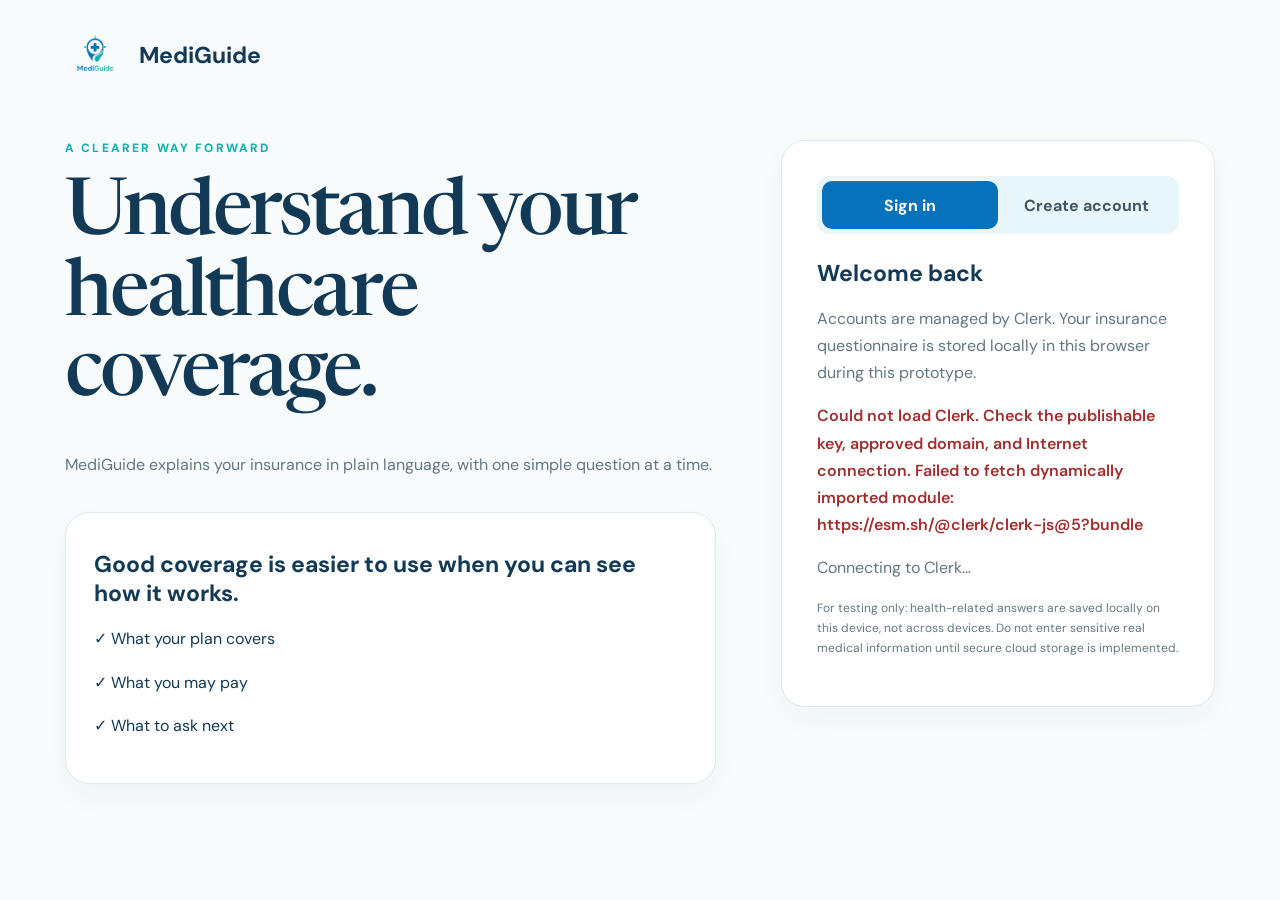
<file: MediGuide-GitHub-Ready 3/index.html>
<!doctype html><html lang="en"><head><meta charset="utf-8"><meta name="viewport" content="width=device-width,initial-scale=1"><meta name="description" content="MediGuide helps Singapore residents understand their health insurance coverage and questions to ask their insurer."><meta name="mediguide-build" content="full-single-language-localisation-en-zh-ta-v9-ai-dynamic-2026-11-20"><title>MediGuide — Your healthcare coverage, made clearer</title><link rel="icon" type="image/png" href="assets/mediguide-logo.png"><link rel="preconnect" href="https://fonts.googleapis.com"><link rel="preconnect" href="https://fonts.gstatic.com" crossorigin><link href="https://fonts.googleapis.com/css2?family=DM+Sans:wght@400;500;600;700&family=Newsreader:opsz,wght@6..72,500;6..72,600&display=swap" rel="stylesheet"><link rel="stylesheet" href="styles.css"></head><body><div id="app"></div><script src="config.js"></script><script src="plans.js"></script><script src="cost-engine.js"></script><script src="app.js"></script></body></html>
</file>
<file: MediGuide-GitHub-Ready 3/styles.css>
:root{--navy:#123a56;--blue:#0672bb;--teal:#0dafaf;--muted:#627783;--border:#dce9ef;--surface:#eaf7fa;--bg:#f7fbfc;--warn:#785e16;--amber:#f8f2de}*{box-sizing:border-box}body{margin:0;font-family:'DM Sans',system-ui,sans-serif;background:var(--bg);color:var(--navy)}a{color:var(--blue);text-decoration:none}button,input,select{font:inherit}button,select,input{min-height:48px}button{cursor:pointer}button:disabled{opacity:.5;cursor:not-allowed}:focus-visible{outline:3px solid var(--teal);outline-offset:3px}.shell{max-width:1240px;margin:auto}.topbar{position:sticky;top:0;z-index:5;background:#f7fbfcf5;border-bottom:1px solid var(--border);backdrop-filter:blur(10px)}.topinner{max-width:1240px;height:76px;padding:0 25px;margin:auto;display:flex;align-items:center;justify-content:space-between;gap:15px}.brand{display:flex;align-items:center;gap:12px;font-weight:700;color:var(--navy);font-size:19px}.brand img{width:49px;height:49px;object-fit:contain}.nav{display:flex;align-items:center;gap:5px}.nav button{border:0;background:none;color:#405663;border-radius:12px;padding:13px 16px;font-size:14px;font-weight:700}.nav button.active,.nav button:hover{background:var(--surface);color:var(--blue)}.mode{background:white;border:1px solid var(--border);border-radius:12px;padding:4px;display:flex}.mode button{border:0;border-radius:9px;padding:9px 12px;min-height:40px;background:transparent;font-size:12px;color:var(--muted);font-weight:700}.mode button.on{background:var(--navy);color:white}.page{max-width:1060px;padding:50px 25px 75px;margin:auto}.eyebrow{color:var(--teal);font-size:12px;font-weight:700;letter-spacing:.18em;text-transform:uppercase;margin:0 0 12px}.hero-title{font-family:Newsreader,Georgia,serif;font-size:clamp(36px,5vw,54px);line-height:1.08;letter-spacing:-.025em;margin:0}.intro{color:var(--muted);line-height:1.8;max-width:730px;margin:14px 0 32px}.grid{display:grid;gap:19px}.two{grid-template-columns:1.3fr .7fr}.halves{grid-template-columns:1fr 1fr}.three{grid-template-columns:repeat(3,1fr)}.card{border:1px solid var(--border);border-radius:24px;background:white;padding:28px;box-shadow:0 12px 30px #123a5609}.card.dark{background:var(--navy);color:white}.card.teal{background:var(--surface)}.card h2{font-size:23px;line-height:1.3;margin:9px 0 11px}.card h3{margin:0 0 9px}.card p{line-height:1.7}.muted{color:var(--muted)}.dark .muted{color:#bad4df}.dark .accent{color:#9adbdc}.button{border:0;border-radius:12px;background:var(--blue);color:white;font-weight:700;padding:14px 23px;display:inline-flex;align-items:center;justify-content:center;gap:9px}.button.secondary{background:white;color:var(--blue);border:1px solid #b9d9e7}.button.quiet{background:transparent;color:var(--blue)}.button.small{font-size:13px;padding:10px 15px;min-height:40px}.row{display:flex;align-items:center;justify-content:space-between;gap:14px;flex-wrap:wrap}.section{margin-top:38px}.label{font-size:13px;font-weight:700;color:var(--muted)}.big{font-size:28px;font-weight:700;margin:10px 0}.dark .label{color:#b8d2de}.dark .big{color:#9adbdc}.status{display:inline-flex;align-items:center;gap:9px;padding:8px 14px;border-radius:25px;background:#eaf7fa;color:#0672bb;font-size:13px;font-weight:700}.status.review{background:#f2eef8;color:#5a487d}.status.partial{background:#f8f2de;color:#785e16}.status.mismatch{background:#fce8e8;color:#943a3a}.status.good{background:#e2f3ed;color:#176f5e}.status:before{content:'●';font-size:11px}.dark .status{background:#e1f7f5;color:#086a72}.notice{background:#fff9e9;border:1px solid #eadbb6;border-radius:15px;padding:15px 18px;color:#70591f;font-size:13px;line-height:1.65}.data-row{padding:20px 0;border-bottom:1px solid var(--border)}.data-row:last-child{border-bottom:0}.accordion{padding:0;overflow:hidden;margin-bottom:17px}.accordion summary{list-style:none;cursor:pointer;display:flex;align-items:center;gap:20px;padding:25px 28px}.accordion summary::-webkit-details-marker{display:none}.icon-square{background:var(--surface);color:var(--blue);display:grid;place-items:center;width:65px;height:65px;border-radius:19px;font-size:29px;flex-shrink:0}.accordion .details{padding:0 28px 24px 113px;color:var(--muted);font-size:14px;line-height:1.7}.accordion h3{margin:0 0 7px;font-size:19px}.accordion summary p{margin:0;color:var(--muted)}.grow{flex:1}.input{background:white;color:var(--navy);width:100%;border:1px solid #b9d9e7;border-radius:12px;padding:12px 15px;margin-top:8px}.field{display:block;font-weight:700;color:#405663;font-size:14px;margin-bottom:19px}.hint{font-size:12px;font-weight:400;color:var(--muted);display:block;margin-top:6px}.choice{display:flex;align-items:center;gap:10px;border:2px solid var(--border);padding:17px 18px;background:white;border-radius:15px;margin:11px 0;min-height:62px;cursor:pointer}.choice input{width:18px;min-height:auto;height:18px;accent-color:var(--blue)}.choice:has(input:checked){background:var(--surface);border-color:var(--blue)}.score{font-size:56px;font-weight:700;line-height:1}.progress{height:12px;background:var(--border);border-radius:40px;overflow:hidden}.progress div{height:100%;background:var(--teal)}.mini{font-size:12px;color:var(--muted)}.plan-grid{display:grid;grid-template-columns:repeat(2,1fr);gap:15px}.plan-card{padding:23px;border:1px solid var(--border);border-radius:18px;background:white}.plan-card h3{margin:8px 0}.chip{display:inline-block;background:var(--surface);color:var(--blue);border-radius:100px;padding:6px 10px;font-weight:700;font-size:12px}.cards-actions{display:grid;grid-template-columns:1fr 1fr;gap:15px}.link-card{display:flex;gap:16px;align-items:flex-start;padding:23px;border:1px solid var(--border);border-radius:19px;background:white;cursor:pointer;text-align:left;color:var(--navy);min-height:120px}.link-card strong{display:block;margin-bottom:6px}.link-card span{color:var(--muted);font-size:13px;line-height:1.7}.footer{max-width:1240px;padding:20px 25px 45px;border-top:1px solid var(--border);margin:auto;color:var(--muted);font-size:12px;line-height:1.8}.mobile-nav{display:none}.logo-hero{height:150px;object-fit:contain}.landing{display:grid;grid-template-columns:1.1fr .9fr;gap:50px;align-items:center}.landing h1{font-family:Newsreader,Georgia,serif;font-size:clamp(46px,6vw,76px);line-height:1;letter-spacing:-.04em;margin:0}.spaced{margin-top:15px}.rule{margin:0 0 17px;display:flex;gap:14px;align-items:center}.rule .num{min-width:33px;height:33px;border-radius:50%;background:var(--navy);color:white;display:grid;place-items:center}.warning{color:#885b13}.controls{display:flex;gap:10px;flex-wrap:wrap;align-items:center}.hide{display:none}@media(max-width:1000px){.nav{display:none}.mobile-nav{display:grid;position:fixed;bottom:0;left:0;right:0;z-index:7;background:white;border-top:1px solid var(--border);grid-template-columns:repeat(5,1fr);padding:7px 4px}.mobile-nav button{border:0;background:white;color:var(--muted);font-size:11px;padding:7px 0}.mobile-nav button.active{color:var(--blue);font-weight:700}.footer{padding-bottom:115px}.two,.halves{grid-template-columns:1fr}.three{grid-template-columns:1fr 1fr}}@media(max-width:650px){.page{padding:29px 17px 65px}.topinner{padding:0 16px}.card{padding:22px}.three,.plan-grid,.cards-actions,.landing{grid-template-columns:1fr}.accordion summary{padding:19px;gap:12px}.accordion .details{padding:0 20px 20px}.icon-square{width:47px;height:47px;border-radius:12px;font-size:22px}.accordion h3{font-size:16px}.status{font-size:11px;padding:7px 9px}.mobile-nav button{font-size:10px}.brand span{display:none}}

.exit-button{border:none;background:transparent;color:#405663;font-size:31px;width:48px;min-width:48px;height:48px;border-radius:12px}.exit-button:hover{background:#eaf7fa;color:#0672bb}.wizard{max-width:830px}.wizard-progress{margin:26px 0 45px}.wizard .hero-title{font-size:clamp(42px,6vw,70px)}.wizard .intro{font-size:19px;margin:28px 0 35px}.question-choices{display:grid;gap:12px}.answer-option{background:white;border:2px solid var(--border);border-radius:17px;min-height:76px;padding:20px 22px;display:flex;align-items:center;justify-content:space-between;text-align:left;font-size:19px;color:#405663;font-weight:600}.answer-option.chosen{border-color:var(--blue);background:var(--surface)}.answer-radio{height:30px;width:30px;border:1.5px solid #b9d9e7;border-radius:50%;display:grid;place-items:center;color:white}.chosen .answer-radio{background:var(--blue);border-color:var(--blue)}.wizard-actions{margin-top:45px}.auth-wrap{max-width:1200px;margin:auto;padding:25px}.auth-top{display:flex;align-items:center;gap:14px;font-size:23px;margin-bottom:55px}.auth-top img{width:60px;height:60px;object-fit:contain}.auth-grid{display:grid;grid-template-columns:1.2fr .8fr;gap:65px;align-items:start}.auth-headline{font:500 clamp(45px,6.5vw,79px)/1.02 Newsreader,Georgia,serif;letter-spacing:-.04em;margin:20px 0 33px}.auth-card{padding:35px}.auth-toggle{display:flex;background:#eaf7fa;padding:5px;border-radius:12px;margin-bottom:25px}.auth-toggle button{flex:1;border:0;background:transparent;border-radius:10px;color:#405663;font-weight:700}.auth-toggle button.active{background:#0672bb;color:white}.auth-submit{width:100%;margin-bottom:14px}.auth-error{color:#a12e2e;font-weight:600}@media(max-width:760px){.auth-grid{grid-template-columns:1fr;gap:30px}.auth-top{margin-bottom:25px}.auth-card{padding:22px}.wizard .intro{font-size:16px}.answer-option{font-size:16px}}

.profile-summary{margin:24px 0 0}.profile-line{display:grid;grid-template-columns:minmax(190px,35%) 1fr;gap:20px;padding:20px 4px;border-top:1px solid #dce9ef}.profile-line dt{color:#627783}.profile-line dd{margin:0;font-weight:700;color:#123a56;overflow-wrap:anywhere}.profile-edit-fields{display:grid;gap:20px}.check-grid{display:grid;grid-template-columns:repeat(2,minmax(0,1fr));gap:8px}.check-grid .choice{margin:0}@media(max-width:600px){.profile-line{grid-template-columns:1fr;gap:6px}.check-grid{grid-template-columns:1fr}}

/* Read-only side-by-side coverage comparison */
.compare-toolbar{display:flex;gap:12px;flex-wrap:wrap;margin-bottom:18px}.compare-columns{display:grid;grid-template-columns:repeat(2,minmax(0,1fr));gap:22px;align-items:start}.compare-panel{border-radius:24px;border:1px solid #b9d9e7;padding:27px;min-width:0}.compare-panel.chosen{background:#e8f5ff;color:#123a56}.compare-panel.current{background:#164b76;color:white;border-color:#164b76}.compare-overline{font-size:12px;text-transform:uppercase;letter-spacing:.13em;font-weight:800;opacity:.85}.compare-panel h2{margin:9px 0 5px;font-size:24px}.compare-insurer{margin:0 0 25px;opacity:.84}.compare-benefit{border-top:1px solid #90bad355;padding:19px 0}.compare-benefit h3{font-size:17px;margin:0 0 8px}.compare-benefit p{font-size:13px;line-height:1.6;margin:9px 0}.compare-indicator{font-size:12px;font-weight:700;display:inline-block;padding:6px 11px;border-radius:25px;background:#fff;color:#1462a0}.current .compare-indicator{color:#174b75;background:#d8eefd}.compare-evidence{opacity:.8}@media(max-width:730px){.compare-columns{grid-template-columns:1fr}.compare-panel{padding:21px}}

/* Align comparison category rows across both columns */
.comparison-grid{display:grid;grid-template-columns:repeat(2,minmax(0,1fr));gap:0 22px;align-items:stretch}.comparison-heading{min-height:175px;padding:24px 27px}.comparison-heading.chosen,.comparison-cell.chosen{background:#e8f5ff;color:#123a56;border-left:1px solid #bedcec;border-right:1px solid #bedcec}.comparison-heading.current,.comparison-cell.current{background:#164b76;color:white;border-left:1px solid #164b76;border-right:1px solid #164b76}.comparison-heading.chosen,.comparison-heading.current{border-radius:22px 22px 0 0;border-top:1px solid #bedcec}.comparison-heading.current{border-top-color:#164b76}.comparison-heading h2{margin:12px 0 4px}.comparison-cell{padding:21px 27px;min-width:0;border-top:1px solid #aacddc75;overflow-wrap:anywhere}.comparison-cell h3{margin:0 0 10px}.comparison-cell p{line-height:1.6;font-size:14px}.comparison-cell:last-child,.comparison-cell:nth-last-child(2){border-radius:0 0 22px 22px;border-bottom:1px solid #bedcec}.comparison-cell:last-child{border-bottom-color:#164b76}.comparison-cell.current .compare-indicator{background:#d8eefd;color:#164b76}.comparison-cell.chosen .compare-indicator{color:#1462a0}.personalized-terms{white-space:pre-line;margin:10px 0;border-left:3px solid #0dafaf;padding:8px 13px;background:#eff8fa;color:#254f66;border-radius:5px}@media(max-width:730px){.comparison-grid{gap:0 10px}.comparison-heading,.comparison-cell{padding:15px 12px}.comparison-heading h2{font-size:18px}.comparison-cell h3{font-size:15px}.comparison-cell p{font-size:12px}.comparison-heading{min-height:178px}}
.cost-table{width:100%;border-collapse:collapse;margin-top:18px}.cost-table th,.cost-table td{padding:12px;text-align:left;border-bottom:1px solid #dce9ef}.cost-table th{color:#123a56}

/* Chatbot page */
.chat-layout{max-width:870px;margin:auto}.chat-toolbar{display:flex;justify-content:space-between;align-items:center;gap:15px;border-bottom:1px solid var(--border);padding-bottom:15px}.chat-log{min-height:280px;max-height:520px;overflow-y:auto;display:flex;flex-direction:column;gap:16px;padding:22px 0}.chat-message{padding:17px 20px;border-radius:17px;max-width:88%;white-space:pre-wrap;overflow-wrap:anywhere}.from-user{background:#e7f5ff;align-self:flex-end}.from-assistant{background:#f3f7f8;border:1px solid #dce9ef;align-self:flex-start}.chat-role{font-size:12px;font-weight:800;margin-bottom:9px;color:#325a71}.chat-content{font-size:14px;line-height:1.8}.chat-sources{margin-top:13px;color:#506978;font-size:12px}.chat-intro{text-align:center;margin:auto;color:#536e7e;max-width:450px}.chat-thinking{font-size:13px;color:#537384}.chat-compose{display:flex;gap:10px;align-items:end}.chat-compose textarea{flex:1;min-width:0;min-height:85px;resize:vertical;border:1px solid #b9d9e7;border-radius:12px;padding:14px;font:inherit}.chat-suggestions{display:flex;flex-wrap:wrap;gap:8px;margin:14px 0}.chat-suggest{border:1px solid #b9d9e7;border-radius:18px;padding:7px 12px;background:#f5fbfe;color:#1462a0;font-size:12px;min-height:36px}.sr-only{position:absolute;clip:rect(0,0,0,0);width:1px;height:1px;overflow:hidden}@media(max-width:650px){.chat-toolbar{align-items:start;flex-direction:column}.chat-message{max-width:97%}.chat-compose{flex-direction:column;align-items:stretch}}
/* Six navigation destinations on mobile; keep all visible. */
@media(max-width:1000px){.mobile-nav{grid-template-columns:repeat(7,minmax(0,1fr))}.mobile-nav button{overflow-wrap:anywhere}}
@media(min-width:1001px) and (max-width:1220px){.nav button{padding:10px 9px;font-size:12px}.topinner{padding:0 14px;gap:8px}}
/* Preliminary plan fit tag; not an insurer endorsement */
.fit-label{display:inline-flex;margin:0 0 0 8px;vertical-align:middle;border:1px solid #83d3be;background:#e7f8f1;color:#16654f;border-radius:999px;padding:5px 10px;font-size:12px;font-weight:800}


/* Personalised plan-use guide */
.plan-use-card{margin:14px 0;padding:26px}
.plan-use-head{align-items:center;gap:16px;margin-bottom:18px}
.plan-use-head h2{margin:0 0 5px;font-size:21px}
.plan-use-grid{display:grid;grid-template-columns:1fr 1fr;gap:20px}
.plan-use-grid>section{background:#f5fafc;border:1px solid #e0edf2;border-radius:14px;padding:16px}
.plan-use-grid p{line-height:1.65}
.plan-use-actions{border-top:1px solid var(--border);margin-top:18px;padding-top:14px}
.plan-use-actions ul{padding-left:22px;color:#405663;line-height:1.75}
.plan-use-actions li{margin:7px 0}
.usage-form{display:grid;grid-template-columns:1fr 1fr;gap:10px 18px}
.usage-form .field:nth-child(3){grid-column:1/-1}
.footer-about{font-size:14px;color:#405663;font-weight:600;margin:0 0 9px}
.footer-contact{display:flex;gap:8px 22px;flex-wrap:wrap;align-items:center}
.footer-contact a{color:#0874b9;text-decoration:none}
.footer-contact a:hover{text-decoration:underline}
@media(max-width:700px){.plan-use-grid,.usage-form{grid-template-columns:1fr}.usage-form .field:nth-child(3){grid-column:auto}.plan-use-head{align-items:flex-start;flex-wrap:wrap}.plan-use-head .status{margin-left:0}}

/* Plan better: spacious editorial layout and action-oriented guidance */
.plan-use-overview{display:grid;grid-template-columns:1.15fr .85fr;gap:24px;padding:30px 32px;background:#123a56;color:#fff;border-radius:25px;box-shadow:0 14px 34px #123a5612}
.plan-use-overview h2{font-size:clamp(25px,3vw,34px);margin:8px 0}.plan-use-overview p{line-height:1.7;margin:6px 0}.plan-use-overview .eyebrow{color:#9adbdc}.plan-use-overview .mini{color:#c2d9e3}.plan-use-preference{border-left:1px solid #ffffff35;padding-left:28px;align-self:center}.plan-use-preference strong{font-size:20px;color:#9adbdc}.plan-use-intro{display:flex;justify-content:space-between;align-items:center;gap:24px;margin:54px 0 25px}.plan-use-intro h2{font-size:30px;margin:4px 0}.plan-use-intro p{max-width:650px;line-height:1.7}.plan-use-count{min-width:130px;padding:18px 22px;border:1px solid var(--border);border-radius:18px;background:white;text-align:center}.plan-use-count strong{display:block;font-size:34px;color:var(--blue)}.plan-use-count span{font-size:12px;color:var(--muted)}.plan-use-stack{display:grid;gap:26px}.plan-use-card{background:white;border:1px solid var(--border);border-radius:24px;padding:30px 32px;box-shadow:0 12px 30px #123a5608}.plan-use-top{display:flex;align-items:center;gap:17px;margin-bottom:24px}.plan-use-icon{width:58px;height:58px;display:grid;place-items:center;flex:0 0 58px;background:#e8f6fa;border-radius:17px;color:var(--blue);font-size:27px}.plan-use-title{flex:1;min-width:180px}.plan-use-title .eyebrow{margin:0 0 5px}.plan-use-title h2{margin:0 0 4px;font-size:24px}.plan-use-title .mini{margin:0}.plan-use-columns{display:grid;grid-template-columns:1fr 1fr;gap:18px}.plan-use-panel{padding:21px 22px;border:1px solid #deebf1;background:#f5fafc;border-radius:17px;min-width:0}.plan-use-panel p:not(.eyebrow){line-height:1.75;margin:8px 0;color:#405663}.plan-use-panel .eyebrow{margin:0}.plan-use-panel .mini{font-size:12px}.plan-use-why{background:#f0f8f7;border-color:#d9eeeb}.plan-use-actionbox{margin-top:22px;padding:22px 24px;background:#fbfcfd;border:1px solid var(--border);border-radius:18px}.plan-use-actionbox>.eyebrow{margin-bottom:14px}.plan-use-actionbox ol{list-style:none;padding:0;margin:0;display:grid;gap:13px}.plan-use-actionbox li{display:grid;grid-template-columns:30px 1fr;gap:12px;align-items:start;color:#405663;line-height:1.75}.action-number{width:28px;height:28px;border-radius:50%;background:#e5f3f8;color:#0872b8;display:grid;place-items:center;font-size:12px;font-weight:800}.plan-use-links{display:flex;gap:12px 22px;flex-wrap:wrap;align-items:center;margin-top:17px}.plan-use-links a{font-size:13px;font-weight:700}.section-heading{display:flex;justify-content:space-between;align-items:center;gap:20px;margin-bottom:15px}.section-heading h2{margin:4px 0;font-size:25px}.section-heading p{max-width:690px;line-height:1.7}.usage-entry-card{padding:32px}.usage-form{display:grid;grid-template-columns:1fr 1fr;gap:10px 22px;margin-top:24px}.usage-form .field:nth-child(3){grid-column:1/-1}.usage-form .button{justify-self:start}.plan-use-method{margin-top:34px;padding:24px 27px;border-left:4px solid var(--teal);background:#eef7f8;border-radius:0 17px 17px 0;color:#405663;line-height:1.8}.plan-use-method p{margin:5px 0 12px}.plan-use-method .eyebrow{color:#0b999b}
@media(max-width:760px){.plan-use-overview,.plan-use-columns{grid-template-columns:1fr}.plan-use-preference{border-left:0;border-top:1px solid #ffffff35;padding:18px 0 0}.plan-use-intro{align-items:flex-start;margin:38px 0 20px}.plan-use-card{padding:22px 19px}.plan-use-top{flex-wrap:wrap;align-items:flex-start}.plan-use-top .status{margin-left:75px}.plan-use-actionbox{padding:18px}.usage-form{grid-template-columns:1fr}.usage-form .field:nth-child(3){grid-column:auto}.section-heading{align-items:flex-start}}

/* Plan better v2: contract-led, personalized benefits navigator */
.pb-plan-overview{display:grid;grid-template-columns:1.1fr .9fr;gap:28px;padding:32px;background:#123a56;color:#fff;border-radius:26px;box-shadow:0 14px 34px #123a5612}
.pb-plan-overview h2{font-size:clamp(26px,3vw,36px);margin:8px 0}.pb-plan-overview p{line-height:1.7;margin:7px 0}.pb-plan-overview .eyebrow{color:#9adbdc}.pb-plan-stats{display:grid;grid-template-columns:repeat(3,minmax(0,1fr));gap:12px;margin-top:24px}.pb-plan-stats>div{padding:14px 15px;background:#ffffff12;border:1px solid #ffffff24;border-radius:14px;min-width:0}.pb-plan-stats span,.pb-cost-highlight span{display:block;font-size:12px;color:#c4dce7;line-height:1.4}.pb-plan-stats strong{display:block;font-size:17px;color:#fff;margin-top:6px;overflow-wrap:anywhere}.pb-preference{border-left:1px solid #ffffff35;padding:8px 0 8px 28px;align-self:center}.pb-preference strong{display:block;color:#9adbdc;font-size:21px;margin:5px 0}.pb-preference p{color:#deedf3}.pb-preference .mini{color:#c4dce7;font-size:12px}
.pb-next-actions{display:grid;grid-template-columns:.7fr 1.3fr;gap:24px;padding:28px 30px;background:#fff;border:1px solid var(--border);border-radius:22px;box-shadow:0 10px 28px #123a5608}.pb-next-actions h2,.pb-category-heading h2{margin:4px 0 9px;font-size:26px}.pb-next-actions ol{padding:0;margin:0;list-style:none;display:grid;gap:14px}.pb-next-actions li{display:grid;grid-template-columns:30px 1fr;gap:12px;line-height:1.7;color:#405663}.pb-next-actions li b,.pb-action-panel li b{display:grid;place-items:center;width:28px;height:28px;border-radius:50%;background:#e5f3f8;color:#0872b8;font-size:12px}.pb-opportunities{margin-top:38px}.pb-opportunities .section-heading{margin-bottom:19px}.pb-opportunity{display:grid;grid-template-columns:1fr 1fr;gap:20px;padding:22px 24px;margin:13px 0;background:#f0f8f7;border:1px solid #d5eae5;border-radius:18px}.pb-opportunity h3{margin:4px 0 8px;font-size:19px;color:#123a56}.pb-opportunity p{line-height:1.7;color:#405663;margin:5px 0}.pb-opportunity-action{padding:15px 17px;background:#fff;border:1px solid #dcebe7;border-radius:14px}.pb-opportunity-action strong{color:#087b78}.pb-opportunity>.mini{grid-column:1/-1}
.pb-category-heading{margin:46px 0 21px}.pb-category-heading .muted{max-width:760px;line-height:1.7}.pb-category-list{display:grid;gap:25px}.pb-detail-card{background:#fff;border:1px solid #dce9ef;border-radius:24px;padding:30px 32px;box-shadow:0 12px 30px #123a5608;min-width:0}.pb-card-head{display:flex;align-items:center;gap:16px;margin-bottom:22px}.pb-cat-icon{display:grid;place-items:center;flex:0 0 58px;width:58px;height:58px;background:#e8f6fa;border-radius:17px;color:#0672bb;font-size:27px}.pb-card-title{flex:1;min-width:0}.pb-card-title h2{font-size:25px;margin:3px 0 4px;color:#123a56}.pb-card-title .mini{margin:0}.pb-fact-columns{display:grid;grid-template-columns:1.05fr .95fr;gap:17px}.pb-fact-columns>section{padding:22px 23px;background:#f5fafc;border:1px solid #deebf1;border-radius:17px;min-width:0}.pb-fact-columns>section p:not(.eyebrow){line-height:1.75;color:#405663}.pb-fact-columns ul{padding-left:20px;color:#405663;line-height:1.7}.pb-fact-columns li{margin:6px 0}.pb-fact-columns .pb-personal{background:#f0f8f7;border-color:#d9eeeb}.pb-usage-note{padding:12px 14px;background:#fff;border-radius:12px;font-size:13px;color:#536e7e}.pb-action-panel{margin-top:19px;padding:22px 24px;background:#fbfcfd;border:1px solid var(--border);border-radius:18px}.pb-action-panel ol{padding:0;margin:12px 0 0;list-style:none;display:grid;gap:14px}.pb-action-panel li{display:grid;grid-template-columns:28px 1fr;gap:12px;line-height:1.75;color:#405663}.pb-not-covered{margin-top:15px;padding:16px 19px;border-left:4px solid #c68b39;background:#fff9ed;border-radius:0 13px 13px 0}.pb-not-covered p:not(.eyebrow){line-height:1.7;color:#67502d;margin:5px 0}.pb-cost-panel{margin-top:14px;padding:16px 19px;background:#eef7fa;border-radius:13px}.pb-cost-panel p:not(.eyebrow){line-height:1.65;color:#405663;margin:5px 0}.pb-cost-example{margin-top:13px;padding:19px;background:#f3f8fb;border:1px solid #dce9ef;border-radius:16px}.pb-cost-grid{display:grid;grid-template-columns:repeat(2,minmax(0,1fr));gap:10px}.pb-cost-item{padding:13px 15px;background:#fff;border:1px solid #dce9ef;border-radius:12px}.pb-cost-item span{display:block;color:#536e7e;font-size:12px}.pb-cost-item strong{display:block;font-size:21px;color:#123a56;margin:5px 0}.pb-cost-item small{display:block;font-size:11px;line-height:1.45;color:#657d89}.pb-cost-highlight{display:grid;grid-template-columns:repeat(3,minmax(0,1fr));gap:10px}.pb-cost-highlight>div{padding:13px 15px;border-radius:12px;background:#fff;border:1px solid #dce9ef}.pb-cost-highlight span{color:#5c7582}.pb-cost-highlight strong{display:block;color:#123a56;font-size:21px;margin-top:5px}.pb-cost-example .mini{line-height:1.6;margin:12px 0 0;color:#5c7582}.pb-category-heading{padding-top:5px}.pb-category-heading p{line-height:1.65}
@media(max-width:760px){.pb-plan-overview,.pb-next-actions,.pb-fact-columns,.pb-opportunity{grid-template-columns:1fr}.pb-preference{border-left:0;border-top:1px solid #ffffff35;padding:18px 0 0}.pb-plan-stats{grid-template-columns:1fr}.pb-detail-card{padding:22px 18px}.pb-card-head{align-items:flex-start;flex-wrap:wrap}.pb-card-head .status{margin-left:74px}.pb-fact-columns>section{padding:18px}.pb-action-panel{padding:18px}.pb-cost-highlight{grid-template-columns:1fr}.pb-opportunity>.mini{grid-column:auto}}
.pb-source-ref{font-size:11px;color:#7b929d;margin:6px 0 0;line-height:1.4}

/* Chatbot voice interaction: microphone input and spoken assistant replies */
.chat-message-head{display:flex;align-items:center;justify-content:space-between;gap:14px;margin-bottom:8px}
.chat-message-head .chat-role{margin:0}
.chat-voice-btn{border:1px solid #b9d9e7;border-radius:999px;padding:6px 11px;background:#fff;color:#1462a0;font:inherit;font-size:12px;font-weight:700;cursor:pointer;white-space:nowrap}
.chat-voice-btn:hover,.chat-voice-btn:focus-visible{background:#e8f5ff;outline:2px solid #8bc9e7;outline-offset:2px}
.chat-compose-actions{display:flex;gap:9px;align-items:center;flex:0 0 auto}
.chat-compose .voice-button{min-width:112px}
.voice-tools{display:flex;align-items:center;justify-content:space-between;gap:12px;flex-wrap:wrap;margin:12px 0 4px;padding:11px 13px;background:#f5fafc;border:1px solid #deebf1;border-radius:12px}
.chat-auto-read{display:flex;align-items:center;gap:8px;color:#325a71;font-size:13px;font-weight:600}
.chat-auto-read input{width:17px;height:17px;accent-color:#0874b9}
.voice-status{font-size:12px;color:#536e7e;line-height:1.5}
@media(max-width:650px){.chat-compose-actions{width:100%}.chat-compose-actions .button{flex:1}.voice-tools{align-items:flex-start;flex-direction:column}.chat-message-head{align-items:flex-start}.chat-voice-btn{font-size:11px}}


/* Prominent voice controls: version 2 */
.chat-voice-panel{margin:17px 0 13px;padding:17px 18px;background:#f0f8fb;border:1px solid #cfe3ed;border-radius:16px}
.chat-voice-actions{display:flex;align-items:center;gap:10px;flex-wrap:wrap}
.chat-voice-main{min-height:46px;font-size:14px}
.chat-voice-main:disabled{opacity:.45;cursor:not-allowed}
.chat-stop-audio{min-height:42px;font-size:13px}
.chat-voice-panel .voice-tools{margin:12px 0 0;padding:10px 0 0;border:0;border-top:1px solid #d9e8ef;border-radius:0;background:transparent}
.chat-compose{margin-top:12px}
.chat-compose textarea{width:100%}
.chat-message-head .chat-voice-btn{min-height:36px}
@media(max-width:650px){.chat-voice-actions{display:grid;grid-template-columns:1fr 1fr;width:100%}.chat-voice-main{width:100%;min-width:0}.chat-stop-audio{grid-column:1/-1}.chat-compose{gap:8px}}


/* November 2026 refinement: quieter navigation, clear language selector, legible footer and simplified reading mode */
.header-controls{display:flex;align-items:center;gap:10px;flex:0 0 auto}
.language-control{display:flex;align-items:center}
.language-control select{min-height:40px;padding:7px 28px 7px 11px;border:1px solid var(--border);border-radius:10px;background:#fff;color:var(--navy);font-size:12px;font-weight:700;max-width:130px}
.nav button{color:var(--navy);justify-content:center}
.nav button.active,.nav button:hover{background:var(--navy);color:#fff}
.nav button span{display:block}
.footer{color:var(--navy);font-size:15px;line-height:1.9}
.footer-about{font-size:17px;line-height:1.65;color:var(--navy);font-weight:600}
.footer-contact a{color:var(--navy);font-weight:600}
.pb-card-head{gap:12px;align-items:flex-start}
.pb-card-title{margin-left:0}
.pb-card-title h2{margin-left:0}
.pb-action-panel li{line-height:1.55}
.pb-action-panel ol{gap:10px}
.pb-action-panel{padding:19px 22px}
.pb-action-panel .action-number{background:var(--navy);color:#fff}
.simplified-mode .page .intro{font-size:16px;line-height:1.65;max-width:780px}
.simplified-mode .pb-fact-columns{display:none}
.simplified-mode .pb-source-ref{display:none}
.simplified-mode .pb-detail-card{padding:23px 25px}
.simplified-mode .pb-not-covered{padding:11px 15px;font-size:13px}
.simplified-mode .plan-use-method{font-size:13px;line-height:1.65}
.simplified-mode .mini{font-size:12px}
.simplified-mode .pb-action-panel{background:#f3f8fb;border-color:#d5e7ef}
.simplified-mode .pb-action-panel li{font-size:15px;line-height:1.55}
@media(max-width:1000px){.header-controls{margin-left:auto}.topinner{gap:9px}.language-control select{max-width:112px}}
@media(max-width:650px){.topinner{height:auto;min-height:70px;flex-wrap:wrap;padding:9px 13px}.header-controls{gap:6px}.mode button{padding:8px 9px;font-size:11px}.language-control select{font-size:11px;max-width:100px}.footer{font-size:14px}.footer-about{font-size:16px}}

/* Remove decorative icons from page/category headings and simplify card alignment. */
.link-card{align-items:center;gap:0;padding:25px 26px}
.link-card>div:not(.icon-square){width:100%}
.link-card strong,.accordion h3,.pb-card-title h2{color:var(--navy)}
.accordion summary{gap:12px;padding-left:27px}
.accordion .details{padding-left:28px}
.simplified-mode .accordion .details{display:none}
.simplified-mode .comparison-evidence{display:none}
.simplified-mode .pb-fact-columns{display:none}
.simplified-mode .pb-source-ref{display:none}
.simplified-mode .cost-table{display:none}
.simplified-mode .pb-action-panel .eyebrow{font-size:12px}

.language-note{max-width:1240px;margin:0 auto;padding:10px 25px;background:#eef6fa;color:var(--navy);font-size:12px;line-height:1.55;border-bottom:1px solid var(--border)}
.simplified-mode .hero-title{font-size:clamp(32px,4.5vw,46px)}
.simplified-mode .page .intro{font-size:16px;line-height:1.6}
.simplified-mode .plan-card .mini,.simplified-mode .compare-evidence{display:none}
.simplified-mode .pb-next-actions{padding:22px}
.simplified-mode .pb-next-actions li{font-size:15px;line-height:1.55}
.simplified-mode .pb-not-covered{background:#fff9ed;border-left:4px solid #c68b39}
@media(max-width:650px){.language-note{padding:9px 16px;font-size:11px}}
</file>
